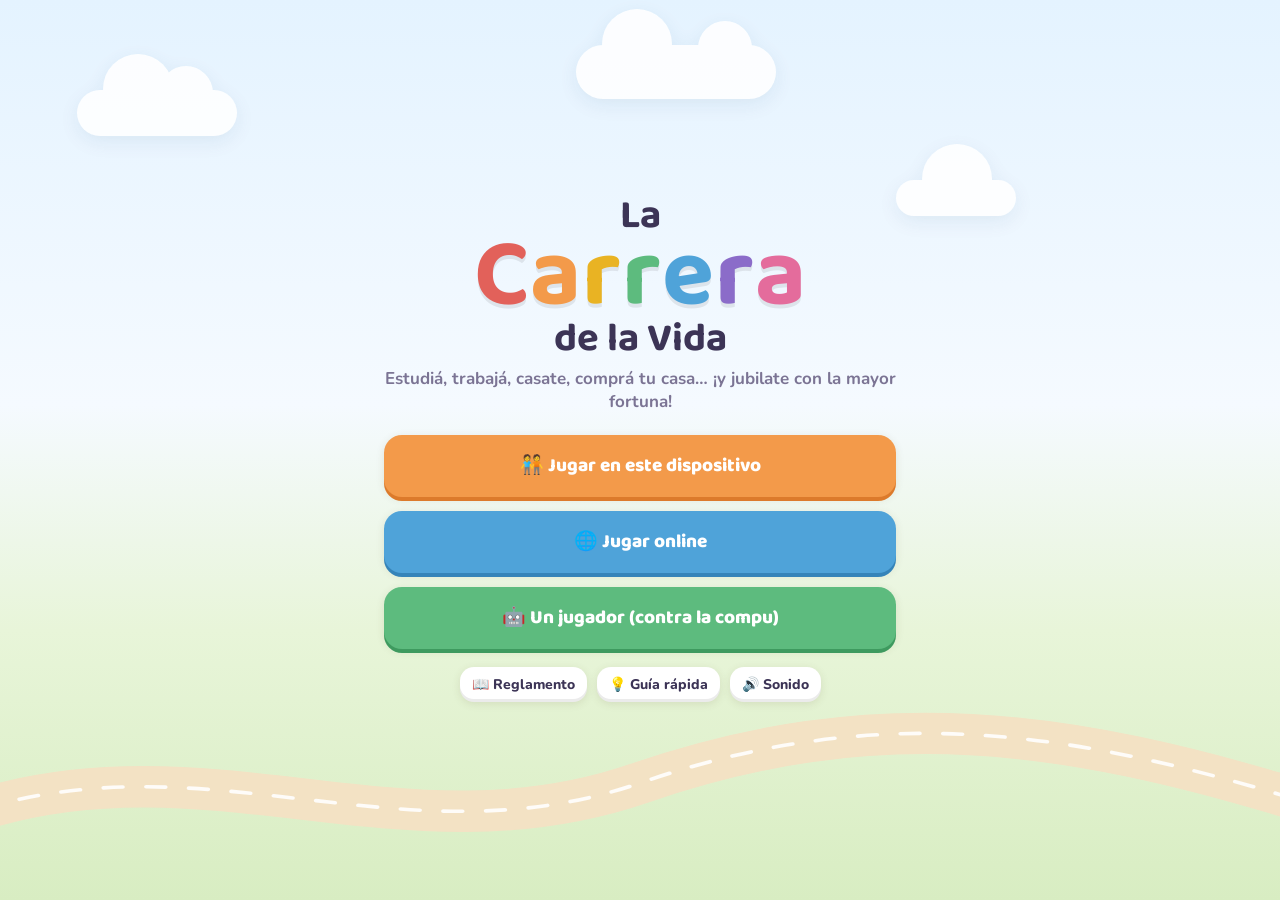
<file: index.html>
<!doctype html>
<html lang="es-AR">
<head>
  <meta charset="utf-8">
  <meta name="viewport" content="width=device-width, initial-scale=1, maximum-scale=1, user-scalable=no, viewport-fit=cover">
  <meta name="theme-color" content="#FFF4E2">
  <title>La Carrera de la Vida</title>
  <meta name="description" content="Juego de mesa de la carrera de la vida para jugar en la tablet, contra la compu u online.">
  <link rel="icon" href="img/icono.svg" type="image/svg+xml">
  <link rel="preconnect" href="https://fonts.googleapis.com">
  <link rel="preconnect" href="https://fonts.gstatic.com" crossorigin>
  <link href="https://fonts.googleapis.com/css2?family=Baloo+2:wght@500;700;800&family=Nunito:wght@500;700;800&display=swap" rel="stylesheet">
  <link rel="stylesheet" href="css/estilos.css">
</head>
<body>
  <div id="app">

    <!-- ============ INICIO ============ -->
    <section id="p-inicio" class="pantalla activa">
      <div class="inicio-fondo" aria-hidden="true">
        <div class="nube n1"></div><div class="nube n2"></div><div class="nube n3"></div>
        <svg class="inicio-ruta" viewBox="0 0 1200 260" preserveAspectRatio="none">
          <path d="M-20 200 C 200 120 380 260 600 170 S 1000 110 1220 190" fill="none" stroke="#F3E2C4" stroke-width="46" stroke-linecap="round"/>
          <path d="M-20 200 C 200 120 380 260 600 170 S 1000 110 1220 190" fill="none" stroke="#fff" stroke-width="4" stroke-dasharray="18 22" stroke-linecap="round" opacity=".9"/>
        </svg>
        <div class="inicio-auto">🚗</div>
      </div>
      <div class="inicio-caja">
        <h1 class="logo">
          <span class="l1">La</span>
          <span class="l2"><b style="--c:#E2615A">C</b><b style="--c:#F39A4A">a</b><b style="--c:#E9B323">r</b><b style="--c:#5DBB7E">r</b><b style="--c:#4FA3D9">e</b><b style="--c:#8B6CC9">r</b><b style="--c:#E46C9C">a</b></span>
          <span class="l3">de la Vida</span>
        </h1>
        <p class="lema">Estudiá, trabajá, casate, comprá tu casa… ¡y jubilate con la mayor fortuna!</p>
        <div class="menu-inicio">
          <button class="btn grande b-naranja" data-ir="local">🧑‍🤝‍🧑 Jugar en este dispositivo</button>
          <button class="btn grande b-azul" data-ir="online">🌐 Jugar online</button>
          <button class="btn grande b-verde" data-ir="solo">🤖 Un jugador (contra la compu)</button>
          <button class="btn grande b-violeta oculto" id="btn-continuar">⏯️ Continuar partida guardada</button>
        </div>
        <div class="menu-sec">
          <button class="btn chico" data-accion="reglamento">📖 Reglamento</button>
          <button class="btn chico" data-accion="guia">💡 Guía rápida</button>
          <button class="btn chico" data-accion="sonido" id="btn-sonido-inicio">🔊 Sonido</button>
        </div>
      </div>
    </section>

    <!-- ============ CONFIGURAR PARTIDA LOCAL ============ -->
    <section id="p-config" class="pantalla">
      <div class="hoja">
        <button class="volver" data-ir="inicio">← Volver</button>
        <h2 id="config-titulo">Armá la partida</h2>
        <p class="ayuda-txt" id="config-ayuda">De 2 a 6 jugadores. Cada uno elige nombre y color de auto. Pueden sumar a la compu.</p>
        <div id="config-jugadores" class="config-jugadores"></div>
        <div class="fila-botones">
          <button class="btn b-blanco" id="btn-agregar">＋ Agregar jugador</button>
          <button class="btn b-blanco" id="btn-agregar-bot">＋ Agregar a la compu</button>
        </div>
        <label class="opcion-check"><input type="checkbox" id="chk-rapido"> Animaciones rápidas</label>
        <button class="btn grande b-naranja" id="btn-empezar">¡Arrancar! 🏁</button>
      </div>
    </section>

    <!-- ============ ONLINE ============ -->
    <section id="p-online" class="pantalla">
      <div class="hoja">
        <button class="volver" data-ir="inicio">← Volver</button>
        <h2>Jugar online</h2>
        <p class="ayuda-txt">Uno crea la sala y le pasa el código al otro. Cada uno juega desde su casa, en su compu o tablet.</p>
        <div class="campo">
          <label for="online-nombre">Tu nombre</label>
          <input id="online-nombre" maxlength="14" placeholder="Ej.: Sofi" autocomplete="off">
        </div>
        <div class="campo">
          <label>Tu color de auto</label>
          <div class="selector-colores" id="online-colores"></div>
        </div>
        <div class="online-opciones">
          <div class="tarjeta-op">
            <h3>Crear sala</h3>
            <p>Sos quien arma la partida. Tu navegador hace de "anfitrión", así que dejalo abierto mientras juegan.</p>
            <button class="btn b-naranja" id="btn-crear-sala">Crear sala</button>
          </div>
          <div class="tarjeta-op">
            <h3>Unirme a una sala</h3>
            <p>Escribí el código que te pasaron.</p>
            <input id="online-codigo" class="codigo-input" maxlength="5" placeholder="ABCDE" autocomplete="off" autocapitalize="characters">
            <button class="btn b-azul" id="btn-unirme">Unirme</button>
          </div>
        </div>
        <p class="estado-red" id="online-estado"></p>
      </div>
    </section>

    <!-- ============ SALA DE ESPERA ============ -->
    <section id="p-sala" class="pantalla">
      <div class="hoja">
        <button class="volver" id="sala-salir">← Salir de la sala</button>
        <h2>Sala de espera</h2>
        <div class="codigo-sala">
          <span>Código de la sala</span>
          <strong id="sala-codigo">-----</strong>
          <button class="btn chico" id="btn-copiar">📋 Copiar invitación</button>
        </div>
        <p class="ayuda-txt" id="sala-ayuda"></p>
        <ul class="sala-lista" id="sala-lista"></ul>
        <div class="fila-botones" id="sala-host-botones">
          <button class="btn b-blanco" id="sala-bot">＋ Sumar a la compu</button>
          <label class="opcion-check"><input type="checkbox" id="sala-rapido"> Animaciones rápidas</label>
        </div>
        <button class="btn grande b-naranja" id="sala-empezar">¡Arrancar partida! 🏁</button>
        <p class="estado-red" id="sala-estado"></p>
      </div>
    </section>

    <!-- ============ JUEGO ============ -->
    <section id="p-juego" class="pantalla">
      <header class="barra">
        <div class="barra-logo">La <b>Carrera</b> de la Vida</div>
        <div class="barra-turno" id="barra-turno"></div>
        <div class="barra-botones">
          <span class="red-indicador oculto" id="red-indicador" title="Conexión"></span>
          <button class="ico" data-accion="guia" title="Guía rápida">💡</button>
          <button class="ico" data-accion="reglamento" title="Reglamento">📖</button>
          <button class="ico" data-accion="sonido" id="btn-sonido" title="Sonido">🔊</button>
          <button class="ico" data-accion="menu" title="Menú">☰</button>
        </div>
      </header>
      <main class="juego">
        <div class="tablero-vp" id="tablero-vp">
          <div class="tablero-mundo" id="tablero-mundo"></div>
          <div class="zoom-botones">
            <button class="ico" id="z-mas" title="Acercar">＋</button>
            <button class="ico" id="z-menos" title="Alejar">－</button>
            <button class="ico" id="z-todo" title="Ver todo el tablero">🗺️</button>
            <button class="ico" id="z-seguir" title="Seguir al auto del turno">🎯</button>
          </div>
          <div class="cartel-casilla" id="cartel-casilla"></div>
        </div>
        <aside class="panel">
          <div class="panel-arriba">
            <div class="ruleta-caja"><div id="ruleta"></div></div>
            <div class="acciones" id="acciones"></div>
          </div>
          <div class="jugadores" id="jugadores"></div>
          <details class="historial" id="historial">
            <summary>📜 Lo que pasó</summary>
            <ol id="historial-lista"></ol>
          </details>
        </aside>
      </main>
    </section>
  </div>

  <div id="modal" class="modal-capa" aria-hidden="true"></div>
  <div id="avisos" class="avisos" aria-live="polite"></div>
  <div id="banner" class="banner"></div>
  <canvas id="confeti"></canvas>

  <script src="js/vendor/peerjs.min.js"></script>
  <script src="js/datos.js"></script>
  <script src="js/motor.js"></script>
  <script src="js/bot.js"></script>
  <script src="js/sonido.js"></script>
  <script src="js/ruleta.js"></script>
  <script src="js/tablero.js"></script>
  <script src="js/ayuda.js"></script>
  <script src="js/interfaz.js"></script>
  <script src="js/red.js"></script>
  <script src="js/app.js"></script>
</body>
</html>
</file>
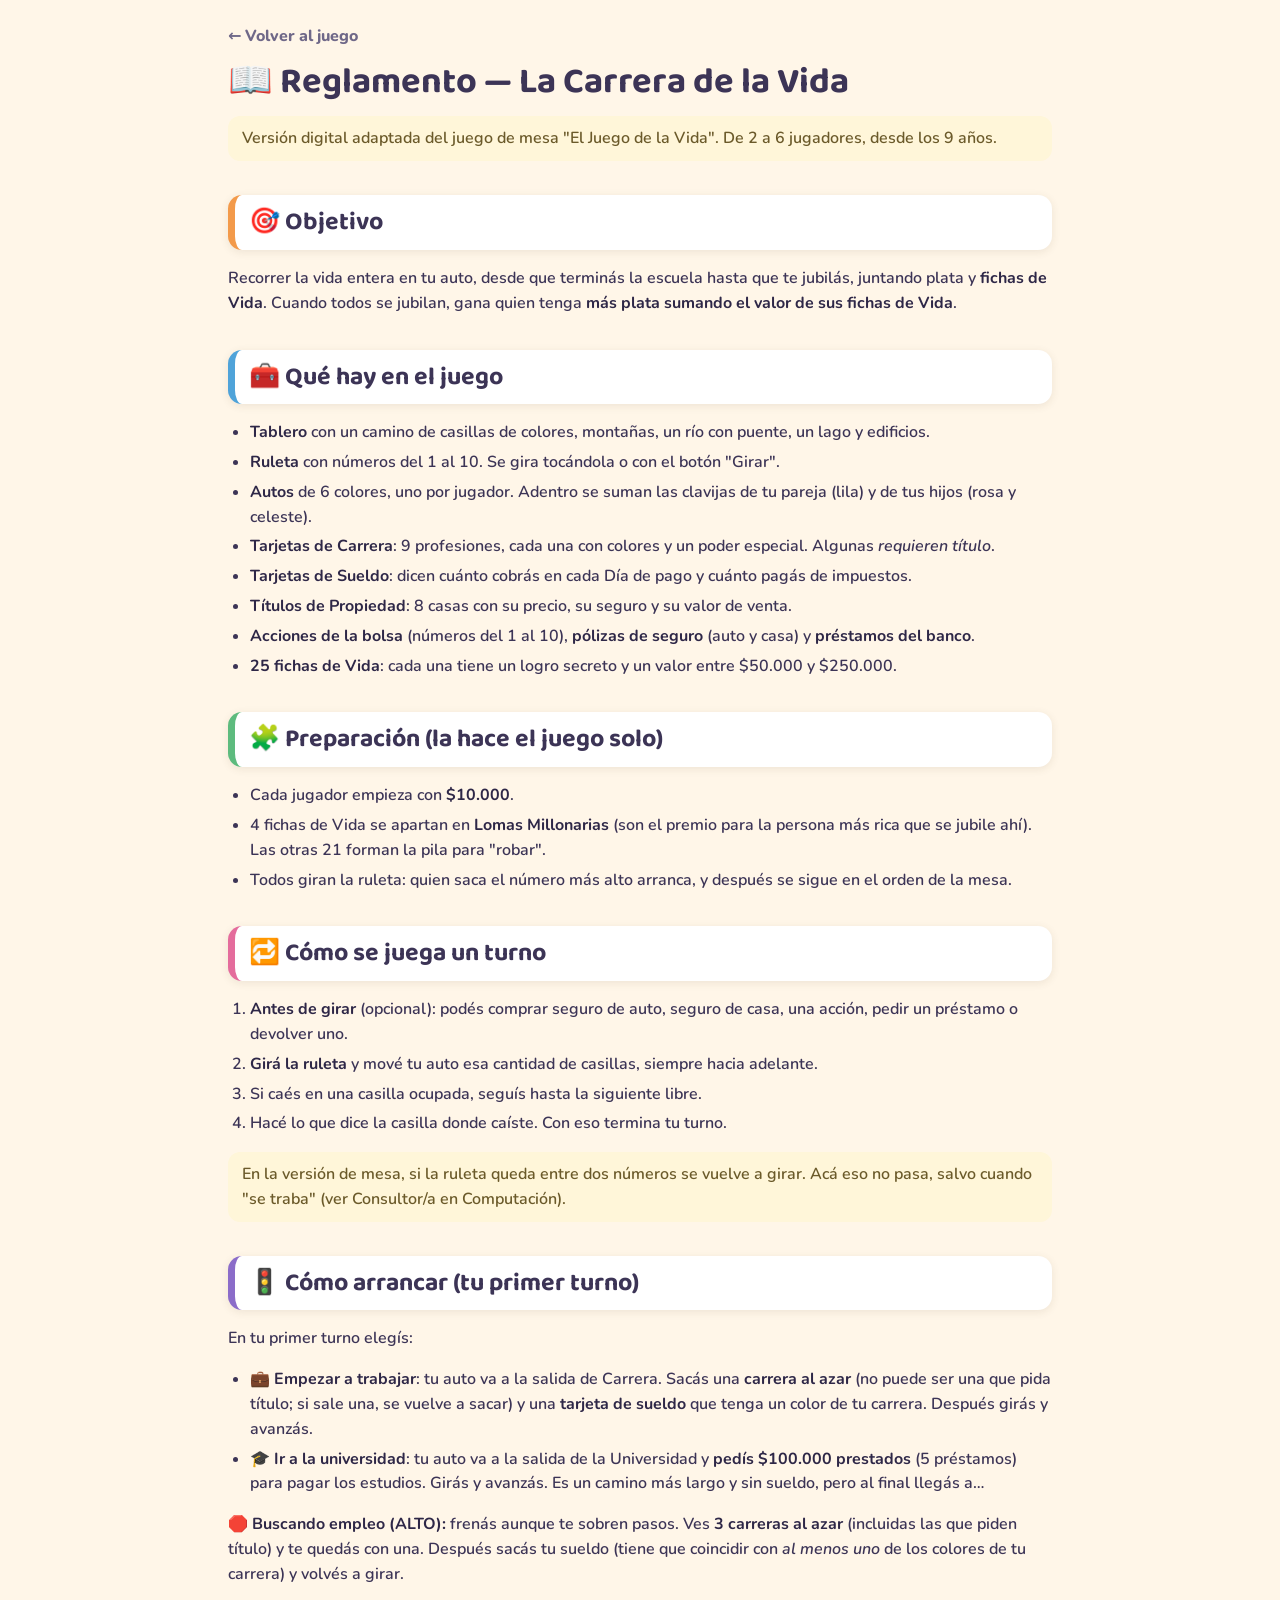
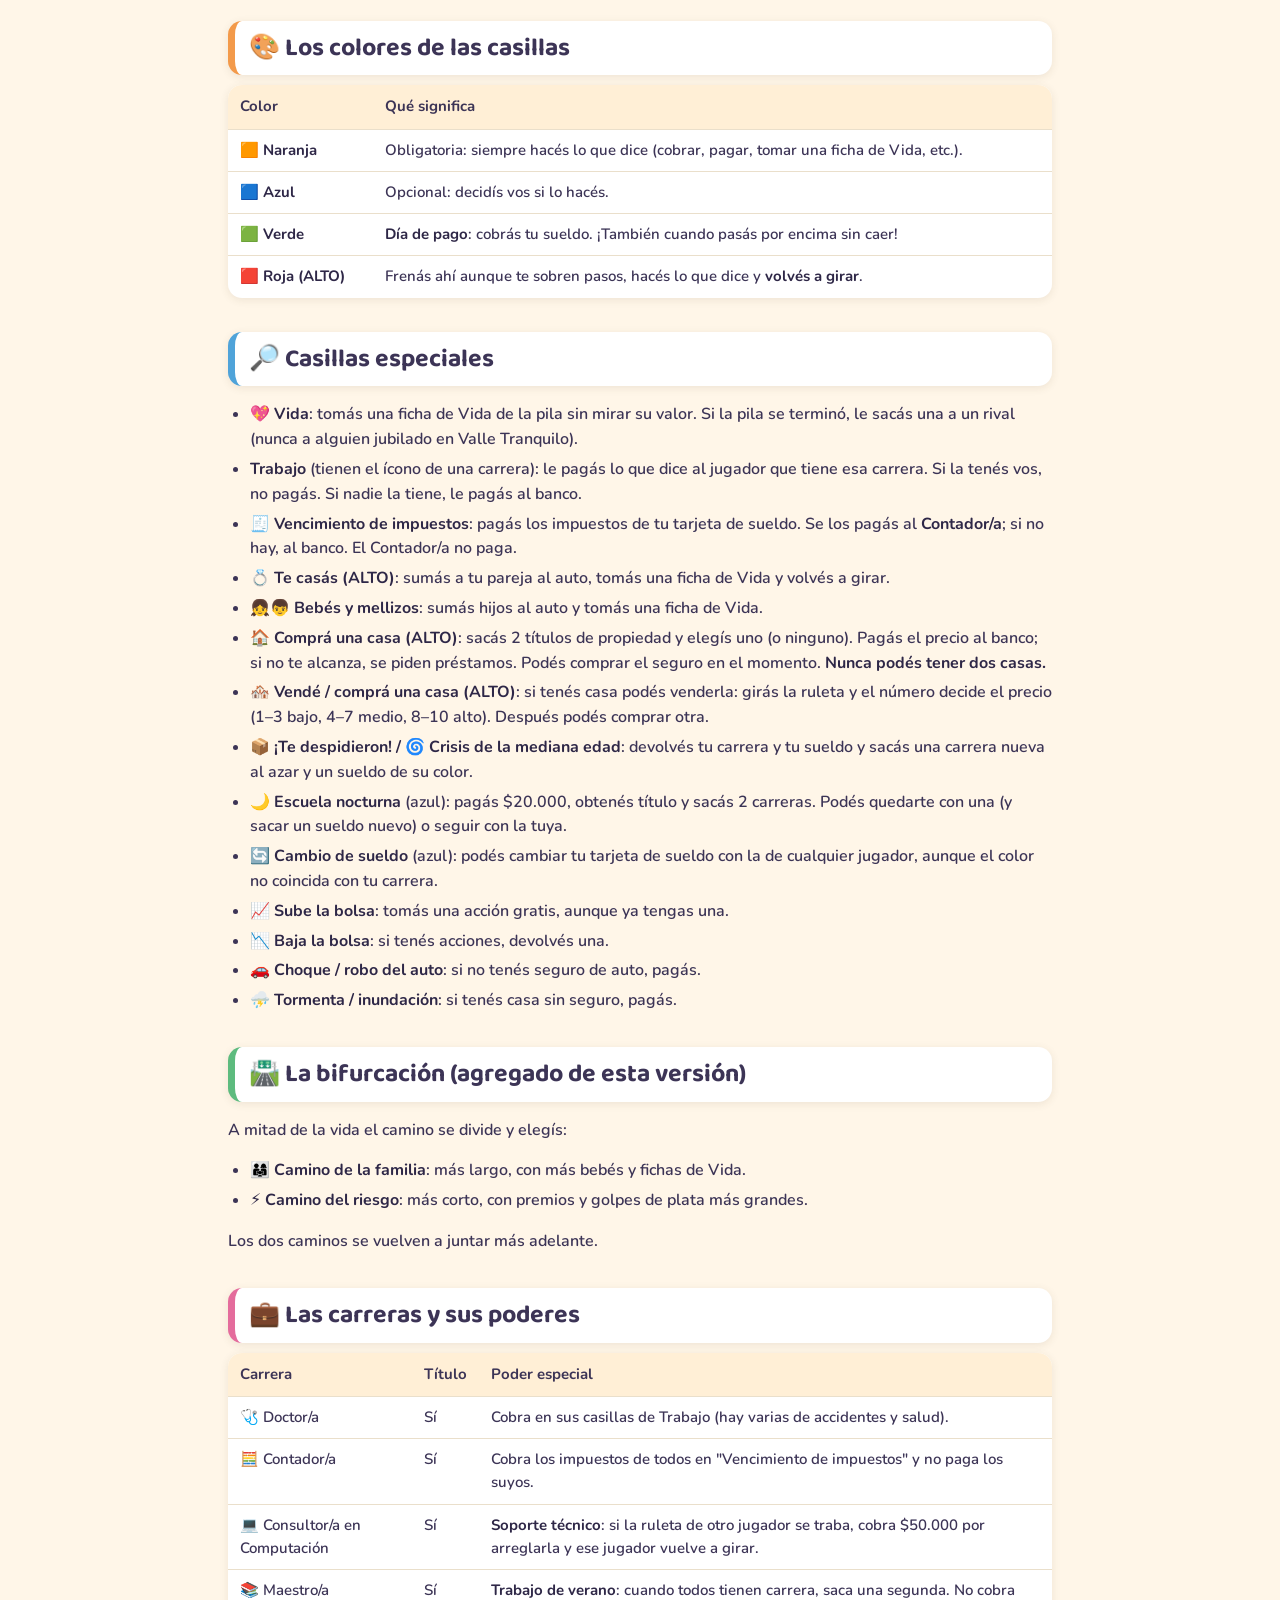
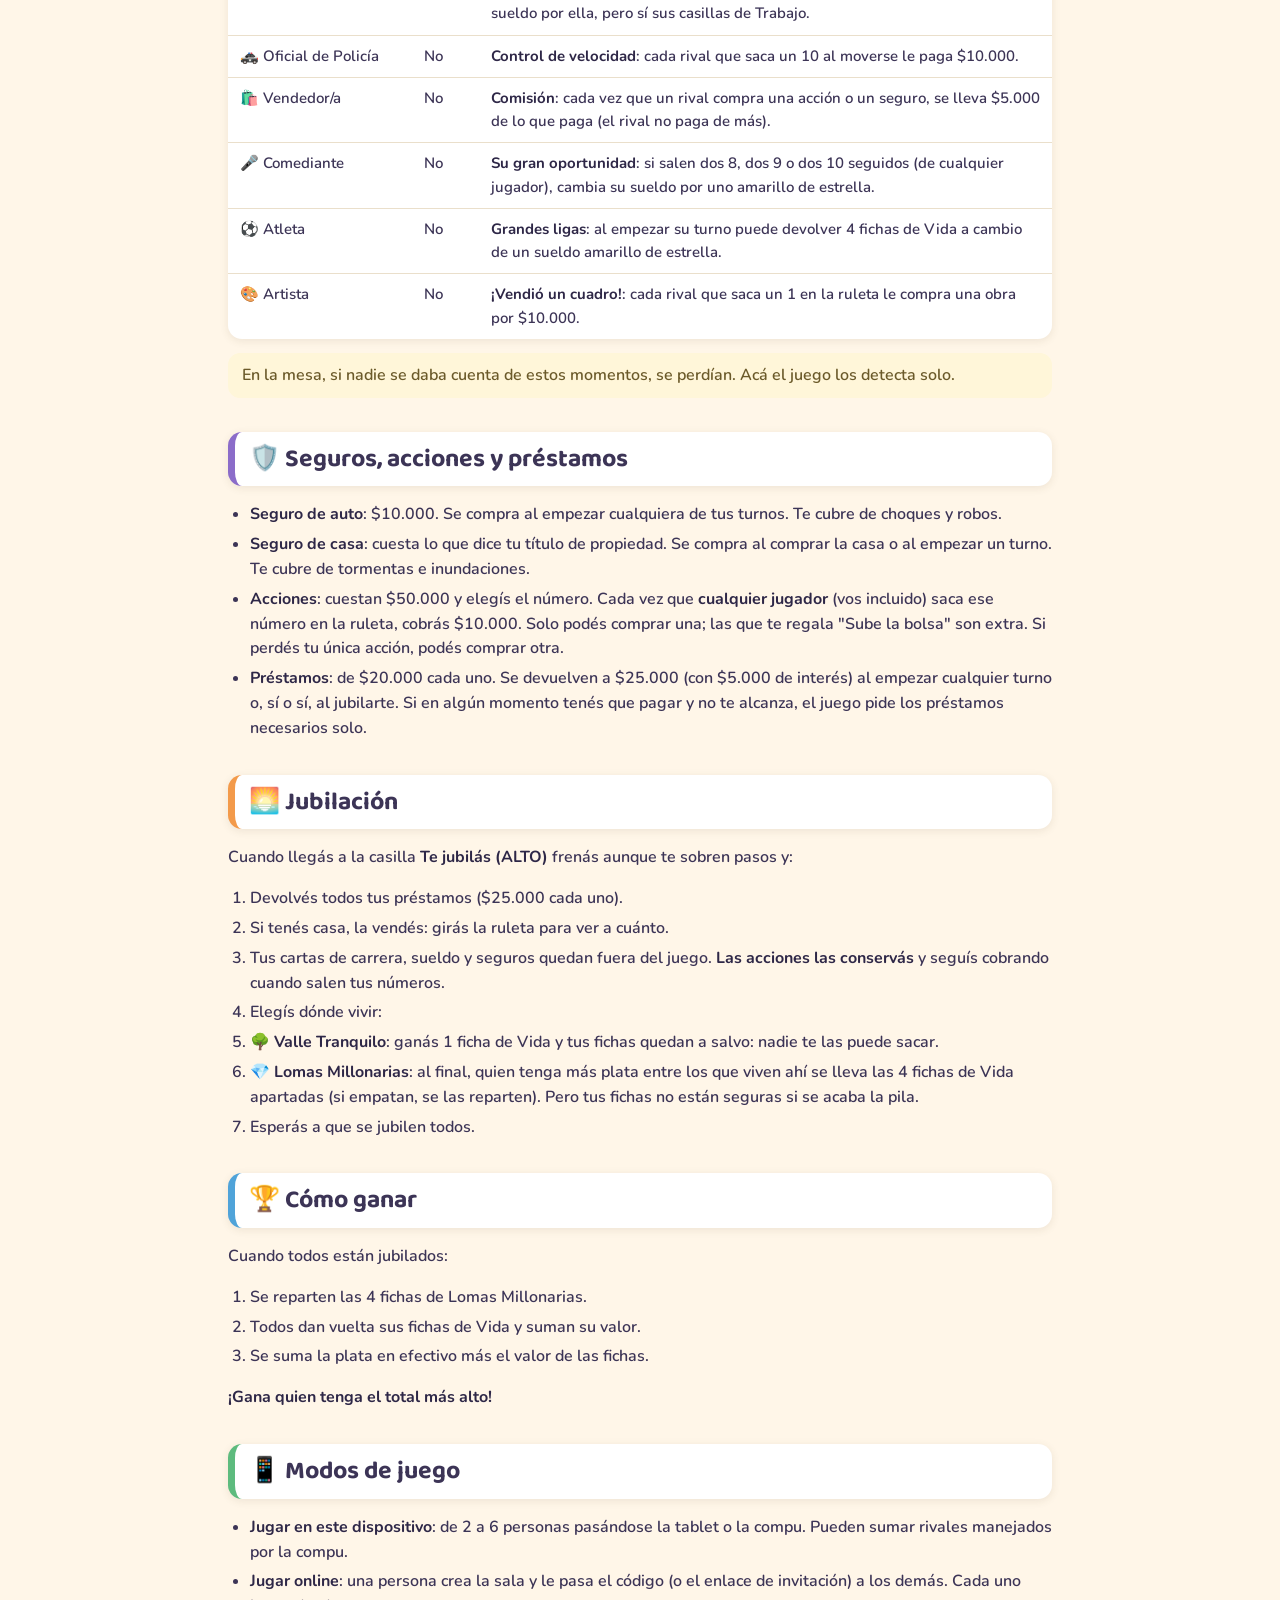
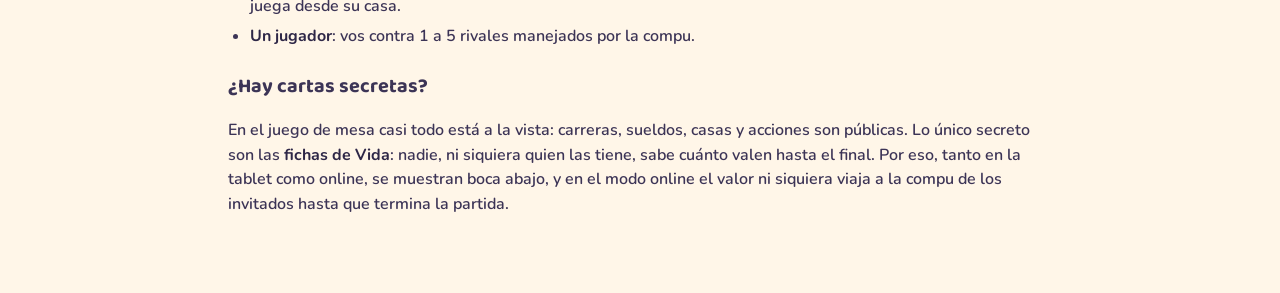
<file: reglamento.html>
<!doctype html>
<html lang="es-AR">
<head>
<meta charset="utf-8">
<meta name="viewport" content="width=device-width, initial-scale=1">
<title>Reglamento — La Carrera de la Vida</title>
<link rel="icon" href="img/icono.svg" type="image/svg+xml">
<link href="https://fonts.googleapis.com/css2?family=Baloo+2:wght@700;800&family=Nunito:wght@500;700;800&display=swap" rel="stylesheet">
<style>
  :root { --tinta:#3C3456; --suave:#6F6888; --crema:#FFF6E8; --linea:#EADFCB; }
  * { box-sizing: border-box; }
  body { margin: 0; background: var(--crema); color: var(--tinta); font-family: 'Nunito', system-ui, sans-serif; font-weight: 600; line-height: 1.55; }
  main { max-width: 860px; margin: 0 auto; padding: 24px 18px 60px; }
  h1 { font-family: 'Baloo 2', 'Nunito', sans-serif; font-size: 36px; line-height: 1.1; margin: 10px 0 8px; }
  h2 { font-family: 'Baloo 2', 'Nunito', sans-serif; font-size: 25px; margin: 34px 0 10px; padding: 8px 14px; border-radius: 14px; background: #fff; box-shadow: 0 2px 8px rgba(92,70,40,.10); border-left: 7px solid #F39A4A; }
  h2:nth-of-type(5n+2) { border-color: #4FA3D9; } h2:nth-of-type(5n+3) { border-color: #5DBB7E; }
  h2:nth-of-type(5n+4) { border-color: #E46C9C; } h2:nth-of-type(5n+5) { border-color: #8B6CC9; }
  h3 { font-family: 'Baloo 2', 'Nunito', sans-serif; font-size: 20px; margin: 22px 0 6px; }
  p, li { color: var(--tinta); }
  strong { color: #2E2747; }
  ul, ol { padding-left: 22px; }
  li { margin: 5px 0; }
  blockquote { margin: 14px 0; padding: 10px 14px; background: #FFF6D9; border-radius: 12px; color: #6B5A2A; border: 0; }
  blockquote p { margin: 0; color: #6B5A2A; }
  table { width: 100%; border-collapse: separate; border-spacing: 0; background: #fff; border-radius: 14px; overflow: hidden; box-shadow: 0 2px 8px rgba(92,70,40,.10); margin: 10px 0; font-size: 15px; }
  th { background: #FFEFD6; text-align: left; padding: 10px 12px; }
  td { padding: 9px 12px; border-top: 1px solid var(--linea); vertical-align: top; }
  .volver { display: inline-block; margin-bottom: 4px; color: var(--suave); font-weight: 800; text-decoration: none; }
  @media (max-width: 560px) { h1 { font-size: 28px; } h2 { font-size: 21px; } table { font-size: 13.5px; } td, th { padding: 7px 8px; } }
</style>
</head>
<body>
<main>
<a class="volver" href="index.html" target="_top">← Volver al juego</a>
<h1>📖 Reglamento — La Carrera de la Vida</h1>
<blockquote>
<p>Versión digital adaptada del juego de mesa "El Juego de la Vida". De 2 a 6 jugadores, desde los 9 años.</p>
</blockquote>
<h2>🎯 Objetivo</h2>
<p>Recorrer la vida entera en tu auto, desde que terminás la escuela hasta que te jubilás, juntando plata y <strong>fichas de Vida</strong>. Cuando todos se jubilan, gana quien tenga <strong>más plata sumando el valor de sus fichas de Vida</strong>.</p>
<h2>🧰 Qué hay en el juego</h2>
<ul>
<li><strong>Tablero</strong> con un camino de casillas de colores, montañas, un río con puente, un lago y edificios.</li>
<li><strong>Ruleta</strong> con números del 1 al 10. Se gira tocándola o con el botón "Girar".</li>
<li><strong>Autos</strong> de 6 colores, uno por jugador. Adentro se suman las clavijas de tu pareja (lila) y de tus hijos (rosa y celeste).</li>
<li><strong>Tarjetas de Carrera</strong>: 9 profesiones, cada una con colores y un poder especial. Algunas <em>requieren título</em>.</li>
<li><strong>Tarjetas de Sueldo</strong>: dicen cuánto cobrás en cada Día de pago y cuánto pagás de impuestos.</li>
<li><strong>Títulos de Propiedad</strong>: 8 casas con su precio, su seguro y su valor de venta.</li>
<li><strong>Acciones de la bolsa</strong> (números del 1 al 10), <strong>pólizas de seguro</strong> (auto y casa) y <strong>préstamos del banco</strong>.</li>
<li><strong>25 fichas de Vida</strong>: cada una tiene un logro secreto y un valor entre $50.000 y $250.000.</li>
</ul>
<h2>🧩 Preparación (la hace el juego solo)</h2>
<ul>
<li>Cada jugador empieza con <strong>$10.000</strong>.</li>
<li>4 fichas de Vida se apartan en <strong>Lomas Millonarias</strong> (son el premio para la persona más rica que se jubile ahí). Las otras 21 forman la pila para "robar".</li>
<li>Todos giran la ruleta: quien saca el número más alto arranca, y después se sigue en el orden de la mesa.</li>
</ul>
<h2>🔁 Cómo se juega un turno</h2>
<ol>
<li><strong>Antes de girar</strong> (opcional): podés comprar seguro de auto, seguro de casa, una acción, pedir un préstamo o devolver uno.</li>
<li><strong>Girá la ruleta</strong> y mové tu auto esa cantidad de casillas, siempre hacia adelante.</li>
<li>Si caés en una casilla ocupada, seguís hasta la siguiente libre.</li>
<li>Hacé lo que dice la casilla donde caíste. Con eso termina tu turno.</li>
</ol>
<blockquote>
<p>En la versión de mesa, si la ruleta queda entre dos números se vuelve a girar. Acá eso no pasa, salvo cuando "se traba" (ver Consultor/a en Computación).</p>
</blockquote>
<h2>🚦 Cómo arrancar (tu primer turno)</h2>
<p>En tu primer turno elegís:</p>
<ul>
<li><strong>💼 Empezar a trabajar</strong>: tu auto va a la salida de Carrera. Sacás una <strong>carrera al azar</strong> (no puede ser una que pida título; si sale una, se vuelve a sacar) y una <strong>tarjeta de sueldo</strong> que tenga un color de tu carrera. Después girás y avanzás.</li>
<li><strong>🎓 Ir a la universidad</strong>: tu auto va a la salida de la Universidad y <strong>pedís $100.000 prestados</strong> (5 préstamos) para pagar los estudios. Girás y avanzás. Es un camino más largo y sin sueldo, pero al final llegás a…</li>
</ul>
<p><strong>🛑 Buscando empleo (ALTO):</strong> frenás aunque te sobren pasos. Ves <strong>3 carreras al azar</strong> (incluidas las que piden título) y te quedás con una. Después sacás tu sueldo (tiene que coincidir con <em>al menos uno</em> de los colores de tu carrera) y volvés a girar.</p>
<h2>🎨 Los colores de las casillas</h2>
<table>
<thead>
<tr>
<th>Color</th>
<th>Qué significa</th>
</tr>
</thead>
<tbody>
<tr>
<td>🟧 <strong>Naranja</strong></td>
<td>Obligatoria: siempre hacés lo que dice (cobrar, pagar, tomar una ficha de Vida, etc.).</td>
</tr>
<tr>
<td>🟦 <strong>Azul</strong></td>
<td>Opcional: decidís vos si lo hacés.</td>
</tr>
<tr>
<td>🟩 <strong>Verde</strong></td>
<td><strong>Día de pago</strong>: cobrás tu sueldo. ¡También cuando pasás por encima sin caer!</td>
</tr>
<tr>
<td>🟥 <strong>Roja (ALTO)</strong></td>
<td>Frenás ahí aunque te sobren pasos, hacés lo que dice y <strong>volvés a girar</strong>.</td>
</tr>
</tbody>
</table>
<h2>🔎 Casillas especiales</h2>
<ul>
<li><strong>💖 Vida</strong>: tomás una ficha de Vida de la pila sin mirar su valor. Si la pila se terminó, le sacás una a un rival (nunca a alguien jubilado en Valle Tranquilo).</li>
<li><strong>Trabajo</strong> (tienen el ícono de una carrera): le pagás lo que dice al jugador que tiene esa carrera. Si la tenés vos, no pagás. Si nadie la tiene, le pagás al banco.</li>
<li><strong>🧾 Vencimiento de impuestos</strong>: pagás los impuestos de tu tarjeta de sueldo. Se los pagás al <strong>Contador/a</strong>; si no hay, al banco. El Contador/a no paga.</li>
<li><strong>💍 Te casás (ALTO)</strong>: sumás a tu pareja al auto, tomás una ficha de Vida y volvés a girar.</li>
<li><strong>👧👦 Bebés y mellizos</strong>: sumás hijos al auto y tomás una ficha de Vida.</li>
<li><strong>🏠 Comprá una casa (ALTO)</strong>: sacás 2 títulos de propiedad y elegís uno (o ninguno). Pagás el precio al banco; si no te alcanza, se piden préstamos. Podés comprar el seguro en el momento. <strong>Nunca podés tener dos casas.</strong></li>
<li><strong>🏘️ Vendé / comprá una casa (ALTO)</strong>: si tenés casa podés venderla: girás la ruleta y el número decide el precio (1–3 bajo, 4–7 medio, 8–10 alto). Después podés comprar otra.</li>
<li><strong>📦 ¡Te despidieron! / 🌀 Crisis de la mediana edad</strong>: devolvés tu carrera y tu sueldo y sacás una carrera nueva al azar y un sueldo de su color.</li>
<li><strong>🌙 Escuela nocturna</strong> (azul): pagás $20.000, obtenés título y sacás 2 carreras. Podés quedarte con una (y sacar un sueldo nuevo) o seguir con la tuya.</li>
<li><strong>🔄 Cambio de sueldo</strong> (azul): podés cambiar tu tarjeta de sueldo con la de cualquier jugador, aunque el color no coincida con tu carrera.</li>
<li><strong>📈 Sube la bolsa</strong>: tomás una acción gratis, aunque ya tengas una.</li>
<li><strong>📉 Baja la bolsa</strong>: si tenés acciones, devolvés una.</li>
<li><strong>🚗 Choque / robo del auto</strong>: si no tenés seguro de auto, pagás.</li>
<li><strong>⛈️ Tormenta / inundación</strong>: si tenés casa sin seguro, pagás.</li>
</ul>
<h2>🛣️ La bifurcación (agregado de esta versión)</h2>
<p>A mitad de la vida el camino se divide y elegís:</p>
<ul>
<li><strong>👨‍👩‍👧 Camino de la familia</strong>: más largo, con más bebés y fichas de Vida.</li>
<li><strong>⚡ Camino del riesgo</strong>: más corto, con premios y golpes de plata más grandes.</li>
</ul>
<p>Los dos caminos se vuelven a juntar más adelante.</p>
<h2>💼 Las carreras y sus poderes</h2>
<table>
<thead>
<tr>
<th>Carrera</th>
<th>Título</th>
<th>Poder especial</th>
</tr>
</thead>
<tbody>
<tr>
<td>🩺 Doctor/a</td>
<td>Sí</td>
<td>Cobra en sus casillas de Trabajo (hay varias de accidentes y salud).</td>
</tr>
<tr>
<td>🧮 Contador/a</td>
<td>Sí</td>
<td>Cobra los impuestos de todos en "Vencimiento de impuestos" y no paga los suyos.</td>
</tr>
<tr>
<td>💻 Consultor/a en Computación</td>
<td>Sí</td>
<td><strong>Soporte técnico</strong>: si la ruleta de otro jugador se traba, cobra $50.000 por arreglarla y ese jugador vuelve a girar.</td>
</tr>
<tr>
<td>📚 Maestro/a</td>
<td>Sí</td>
<td><strong>Trabajo de verano</strong>: cuando todos tienen carrera, saca una segunda. No cobra sueldo por ella, pero sí sus casillas de Trabajo.</td>
</tr>
<tr>
<td>🚓 Oficial de Policía</td>
<td>No</td>
<td><strong>Control de velocidad</strong>: cada rival que saca un 10 al moverse le paga $10.000.</td>
</tr>
<tr>
<td>🛍️ Vendedor/a</td>
<td>No</td>
<td><strong>Comisión</strong>: cada vez que un rival compra una acción o un seguro, se lleva $5.000 de lo que paga (el rival no paga de más).</td>
</tr>
<tr>
<td>🎤 Comediante</td>
<td>No</td>
<td><strong>Su gran oportunidad</strong>: si salen dos 8, dos 9 o dos 10 seguidos (de cualquier jugador), cambia su sueldo por uno amarillo de estrella.</td>
</tr>
<tr>
<td>⚽ Atleta</td>
<td>No</td>
<td><strong>Grandes ligas</strong>: al empezar su turno puede devolver 4 fichas de Vida a cambio de un sueldo amarillo de estrella.</td>
</tr>
<tr>
<td>🎨 Artista</td>
<td>No</td>
<td><strong>¡Vendió un cuadro!</strong>: cada rival que saca un 1 en la ruleta le compra una obra por $10.000.</td>
</tr>
</tbody>
</table>
<blockquote>
<p>En la mesa, si nadie se daba cuenta de estos momentos, se perdían. Acá el juego los detecta solo.</p>
</blockquote>
<h2>🛡️ Seguros, acciones y préstamos</h2>
<ul>
<li><strong>Seguro de auto</strong>: $10.000. Se compra al empezar cualquiera de tus turnos. Te cubre de choques y robos.</li>
<li><strong>Seguro de casa</strong>: cuesta lo que dice tu título de propiedad. Se compra al comprar la casa o al empezar un turno. Te cubre de tormentas e inundaciones.</li>
<li><strong>Acciones</strong>: cuestan $50.000 y elegís el número. Cada vez que <strong>cualquier jugador</strong> (vos incluido) saca ese número en la ruleta, cobrás $10.000. Solo podés comprar una; las que te regala "Sube la bolsa" son extra. Si perdés tu única acción, podés comprar otra.</li>
<li><strong>Préstamos</strong>: de $20.000 cada uno. Se devuelven a $25.000 (con $5.000 de interés) al empezar cualquier turno o, sí o sí, al jubilarte. Si en algún momento tenés que pagar y no te alcanza, el juego pide los préstamos necesarios solo.</li>
</ul>
<h2>🌅 Jubilación</h2>
<p>Cuando llegás a la casilla <strong>Te jubilás (ALTO)</strong> frenás aunque te sobren pasos y:</p>
<ol>
<li>Devolvés todos tus préstamos ($25.000 cada uno).</li>
<li>Si tenés casa, la vendés: girás la ruleta para ver a cuánto.</li>
<li>Tus cartas de carrera, sueldo y seguros quedan fuera del juego. <strong>Las acciones las conservás</strong> y seguís cobrando cuando salen tus números.</li>
<li>Elegís dónde vivir:</li>
<li><strong>🌳 Valle Tranquilo</strong>: ganás 1 ficha de Vida y tus fichas quedan a salvo: nadie te las puede sacar.</li>
<li><strong>💎 Lomas Millonarias</strong>: al final, quien tenga más plata entre los que viven ahí se lleva las 4 fichas de Vida apartadas (si empatan, se las reparten). Pero tus fichas no están seguras si se acaba la pila.</li>
<li>Esperás a que se jubilen todos.</li>
</ol>
<h2>🏆 Cómo ganar</h2>
<p>Cuando todos están jubilados:</p>
<ol>
<li>Se reparten las 4 fichas de Lomas Millonarias.</li>
<li>Todos dan vuelta sus fichas de Vida y suman su valor.</li>
<li>Se suma la plata en efectivo más el valor de las fichas.</li>
</ol>
<p><strong>¡Gana quien tenga el total más alto!</strong></p>
<h2>📱 Modos de juego</h2>
<ul>
<li><strong>Jugar en este dispositivo</strong>: de 2 a 6 personas pasándose la tablet o la compu. Pueden sumar rivales manejados por la compu.</li>
<li><strong>Jugar online</strong>: una persona crea la sala y le pasa el código (o el enlace de invitación) a los demás. Cada uno juega desde su casa.</li>
<li><strong>Un jugador</strong>: vos contra 1 a 5 rivales manejados por la compu.</li>
</ul>
<h3>¿Hay cartas secretas?</h3>
<p>En el juego de mesa casi todo está a la vista: carreras, sueldos, casas y acciones son públicas. Lo único secreto son las <strong>fichas de Vida</strong>: nadie, ni siquiera quien las tiene, sabe cuánto valen hasta el final. Por eso, tanto en la tablet como online, se muestran boca abajo, y en el modo online el valor ni siquiera viaja a la compu de los invitados hasta que termina la partida.</p>
</main>
<script>if (window.self !== window.top) { var v = document.querySelector('.volver'); if (v) v.style.display = 'none'; }</script>
</body>
</html>
</file>
<file: css/estilos.css>
/* ================= La Carrera de la Vida ================= */
:root {
  --crema: #FFF6E8;
  --crema2: #FFEFD6;
  --blanco: #FFFFFF;
  --tinta: #3C3456;
  --suave: #7B7494;
  --linea: #EADFCB;
  --naranja: #F39A4A;
  --naranja-o: #DC7A2B;
  --azul: #4FA3D9;
  --azul-o: #3584B9;
  --verde: #5DBB7E;
  --verde-o: #3E9A5F;
  --rojo: #E2615A;
  --rojo-o: #C24740;
  --violeta: #8B6CC9;
  --violeta-o: #6E50AE;
  --rosa: #E46C9C;
  --amarillo: #F2C230;
  --sombra: 0 6px 18px rgba(92, 70, 40, .14);
  --sombra-chica: 0 2px 8px rgba(92, 70, 40, .12);
  --radio: 18px;
  --fuente-tit: 'Baloo 2', 'Nunito', system-ui, sans-serif;
  --fuente: 'Nunito', system-ui, -apple-system, 'Segoe UI', Roboto, sans-serif;
}
* { box-sizing: border-box; -webkit-tap-highlight-color: transparent; }
html, body { margin: 0; height: 100%; background: var(--crema); color: var(--tinta); font-family: var(--fuente); overflow: hidden; }
body { overscroll-behavior: none; }
button { font-family: inherit; color: inherit; }
.oculto { display: none !important; }

/* ---------- Pantallas ---------- */
.pantalla { position: fixed; inset: 0; display: none; opacity: 0; transition: opacity .35s ease; }
.pantalla.activa { display: flex; opacity: 1; animation: aparecer .4s ease; }
@keyframes aparecer { from { opacity: 0; transform: translateY(8px); } to { opacity: 1; transform: none; } }

/* ---------- Botones ---------- */
.btn {
  border: 0; border-radius: 14px; padding: 12px 18px; font-weight: 800; font-size: 16px; cursor: pointer;
  background: var(--blanco); box-shadow: var(--sombra-chica), inset 0 -3px 0 rgba(0,0,0,.08);
  transition: transform .15s ease, box-shadow .15s ease, filter .15s ease; touch-action: manipulation;
}
.btn:hover { transform: translateY(-1px); filter: brightness(1.03); }
.btn:active { transform: translateY(1px) scale(.98); box-shadow: var(--sombra-chica); }
.btn:disabled { opacity: .45; cursor: default; transform: none; }
.btn.grande { font-size: 19px; padding: 16px 22px; border-radius: 18px; font-family: var(--fuente-tit); }
.btn.chico { font-size: 14px; padding: 8px 12px; }
.b-naranja { background: var(--naranja); color: #fff; box-shadow: 0 4px 0 var(--naranja-o), var(--sombra-chica); }
.b-azul { background: var(--azul); color: #fff; box-shadow: 0 4px 0 var(--azul-o), var(--sombra-chica); }
.b-verde { background: var(--verde); color: #fff; box-shadow: 0 4px 0 var(--verde-o), var(--sombra-chica); }
.b-violeta { background: var(--violeta); color: #fff; box-shadow: 0 4px 0 var(--violeta-o), var(--sombra-chica); }
.b-rojo { background: var(--rojo); color: #fff; box-shadow: 0 4px 0 var(--rojo-o), var(--sombra-chica); }
.b-blanco { background: #fff; color: var(--tinta); }
.b-naranja:active, .b-azul:active, .b-verde:active, .b-violeta:active, .b-rojo:active { box-shadow: 0 1px 0 rgba(0,0,0,.15); transform: translateY(3px); }
.ico {
  width: 42px; height: 42px; border-radius: 12px; border: 0; background: #fff; font-size: 20px; cursor: pointer;
  box-shadow: var(--sombra-chica); display: inline-grid; place-items: center; transition: transform .15s;
}
.ico:active { transform: scale(.92); }

/* ---------- Inicio ---------- */
#p-inicio { align-items: center; justify-content: center; background: linear-gradient(180deg, #E4F3FF 0%, #F5FAFF 45%, #E8F5D9 70%, #D8EDC2 100%); }
.inicio-fondo { position: absolute; inset: 0; overflow: hidden; pointer-events: none; }
.inicio-ruta { position: absolute; left: 0; right: 0; bottom: 4%; width: 100%; height: 26%; }
.inicio-auto { position: absolute; bottom: 14%; left: -10%; font-size: 52px; animation: autoInicio 14s linear infinite; transform: scaleX(-1); }
@keyframes autoInicio { 0% { left: -10%; bottom: 13%; } 25% { bottom: 18%; } 50% { bottom: 11%; } 75% { bottom: 17%; } 100% { left: 105%; bottom: 13%; } }
.nube { position: absolute; background: #fff; border-radius: 60px; opacity: .9; filter: drop-shadow(0 6px 10px rgba(80,120,160,.12)); }
.nube::before, .nube::after { content: ''; position: absolute; background: #fff; border-radius: 50%; }
.nube.n1 { width: 160px; height: 46px; top: 10%; left: 6%; animation: nube 40s linear infinite; }
.nube.n2 { width: 120px; height: 36px; top: 20%; left: 70%; animation: nube 52s linear infinite reverse; }
.nube.n3 { width: 200px; height: 54px; top: 5%; left: 45%; animation: nube 60s linear infinite; }
.nube::before { width: 70px; height: 70px; top: -36px; left: 26px; }
.nube::after { width: 54px; height: 54px; top: -24px; right: 24px; }
@keyframes nube { from { transform: translateX(-30px); } 50% { transform: translateX(40px); } to { transform: translateX(-30px); } }
.inicio-caja { position: relative; z-index: 2; text-align: center; padding: 24px; max-width: 560px; width: 100%; }
.logo { margin: 0 0 6px; font-family: var(--fuente-tit); line-height: .9; }
.logo .l1, .logo .l3 { display: block; font-size: clamp(26px, 5vw, 40px); color: var(--tinta); font-weight: 700; }
.logo .l2 { display: block; font-size: clamp(56px, 12vw, 96px); font-weight: 800; letter-spacing: 1px; }
.logo .l2 b { display: inline-block; color: var(--c); text-shadow: 0 4px 0 rgba(0,0,0,.08); animation: saltito 2.4s ease-in-out infinite; }
.logo .l2 b:nth-child(2) { animation-delay: .1s; } .logo .l2 b:nth-child(3) { animation-delay: .2s; }
.logo .l2 b:nth-child(4) { animation-delay: .3s; } .logo .l2 b:nth-child(5) { animation-delay: .4s; }
.logo .l2 b:nth-child(6) { animation-delay: .5s; } .logo .l2 b:nth-child(7) { animation-delay: .6s; }
@keyframes saltito { 0%, 60%, 100% { transform: translateY(0); } 30% { transform: translateY(-8px); } }
.lema { font-size: 17px; color: var(--suave); margin: 10px 0 22px; font-weight: 700; }
.menu-inicio { display: grid; gap: 14px; }
.menu-sec { display: flex; gap: 10px; justify-content: center; margin-top: 18px; flex-wrap: wrap; }

/* ---------- Hojas (config / online) ---------- */
#p-config, #p-online, #p-sala { justify-content: center; overflow-y: auto; background: linear-gradient(180deg, #E9F5FF, #FFF6E8 40%); }
.hoja { width: 100%; max-width: 760px; padding: 24px 18px 48px; margin: auto 0; }
.hoja h2 { font-family: var(--fuente-tit); font-size: 34px; margin: 8px 0 2px; }
.volver { border: 0; background: none; font-weight: 800; color: var(--suave); font-size: 16px; cursor: pointer; padding: 6px 0; }
.ayuda-txt { color: var(--suave); font-weight: 600; margin: 4px 0 18px; }
.config-jugadores { display: grid; gap: 12px; margin-bottom: 14px; }
.config-jug {
  display: grid; grid-template-columns: 54px 1fr auto; gap: 12px; align-items: center; background: #fff;
  border-radius: var(--radio); padding: 12px; box-shadow: var(--sombra-chica); animation: aparecer .3s ease;
}
.config-jug .auto-prev { width: 54px; height: 54px; border-radius: 14px; display: grid; place-items: center; background: var(--crema2); }
.config-jug input[type=text] { width: 100%; font: inherit; font-weight: 800; font-size: 17px; border: 2px solid var(--linea); border-radius: 12px; padding: 8px 10px; background: #FFFCF6; }
.config-jug .tipo { font-size: 13px; color: var(--suave); font-weight: 800; margin-bottom: 4px; }
.config-jug .quitar { border: 0; background: #FCE9E7; color: var(--rojo-o); border-radius: 10px; width: 38px; height: 38px; font-size: 18px; cursor: pointer; }
.selector-colores { display: flex; gap: 8px; flex-wrap: wrap; margin-top: 8px; }
.selector-colores button { width: 32px; height: 32px; border-radius: 50%; border: 3px solid #fff; box-shadow: 0 0 0 2px var(--linea); cursor: pointer; transition: transform .15s; }
.selector-colores button.sel { box-shadow: 0 0 0 3px var(--tinta); transform: scale(1.12); }
.selector-colores button:disabled { opacity: .25; cursor: default; }
.fila-botones { display: flex; gap: 10px; flex-wrap: wrap; margin: 10px 0 16px; align-items: center; }
.opcion-check { display: flex; align-items: center; gap: 8px; font-weight: 700; color: var(--suave); margin: 8px 0 18px; }
.opcion-check input { width: 20px; height: 20px; accent-color: var(--naranja); }
#btn-empezar, #sala-empezar { width: 100%; }
.campo { margin-bottom: 14px; }
.campo label { display: block; font-weight: 800; margin-bottom: 6px; }
.campo input { font: inherit; font-weight: 800; font-size: 18px; border: 2px solid var(--linea); border-radius: 12px; padding: 10px 12px; width: 100%; max-width: 320px; background: #fff; }
.online-opciones { display: grid; grid-template-columns: 1fr 1fr; gap: 14px; margin-top: 10px; }
.tarjeta-op { background: #fff; border-radius: var(--radio); padding: 16px; box-shadow: var(--sombra-chica); display: flex; flex-direction: column; gap: 10px; }
.tarjeta-op h3 { margin: 0; font-family: var(--fuente-tit); font-size: 22px; }
.tarjeta-op p { margin: 0; color: var(--suave); font-weight: 600; flex: 1; }
.codigo-input { font: inherit; font-family: var(--fuente-tit); font-size: 28px; letter-spacing: 8px; text-transform: uppercase; text-align: center; border: 2px dashed var(--azul); border-radius: 12px; padding: 6px; }
.estado-red { font-weight: 800; color: var(--azul-o); min-height: 24px; }
.estado-red.error { color: var(--rojo-o); }
.codigo-sala { background: #fff; border-radius: var(--radio); padding: 16px; box-shadow: var(--sombra-chica); display: flex; align-items: center; gap: 14px; flex-wrap: wrap; margin: 10px 0; }
.codigo-sala span { font-weight: 800; color: var(--suave); }
.codigo-sala strong { font-family: var(--fuente-tit); font-size: 40px; letter-spacing: 8px; color: var(--naranja-o); }
.sala-lista { list-style: none; padding: 0; display: grid; gap: 10px; }
.sala-lista li { background: #fff; border-radius: 14px; padding: 10px 14px; display: flex; align-items: center; gap: 12px; box-shadow: var(--sombra-chica); font-weight: 800; animation: aparecer .3s ease; }
.sala-lista li .punto { width: 22px; height: 22px; border-radius: 50%; border: 3px solid #fff; box-shadow: 0 0 0 2px var(--linea); }
.sala-lista li small { color: var(--suave); font-weight: 700; margin-left: auto; }
.sala-lista li button { border: 0; background: #FCE9E7; color: var(--rojo-o); border-radius: 8px; padding: 4px 8px; cursor: pointer; font-weight: 800; }

/* ---------- Juego ---------- */
#p-juego { flex-direction: column; background: var(--crema); }
.barra { height: 58px; display: flex; align-items: center; gap: 12px; padding: 0 12px; padding-top: env(safe-area-inset-top); background: #fff; box-shadow: 0 2px 10px rgba(92,70,40,.08); z-index: 5; flex-shrink: 0; }
.barra-logo { font-family: var(--fuente-tit); font-size: 20px; white-space: nowrap; }
.barra-logo b { color: var(--naranja); }
.barra-turno { flex: 1; display: flex; justify-content: center; min-width: 0; }
.chip-turno { display: inline-flex; align-items: center; gap: 8px; padding: 6px 14px 6px 6px; border-radius: 999px; background: var(--crema2); font-weight: 800; white-space: nowrap; overflow: hidden; text-overflow: ellipsis; max-width: 100%; animation: aparecer .35s ease; }
.chip-turno .punto { width: 26px; height: 26px; border-radius: 50%; border: 3px solid #fff; flex-shrink: 0; }
.barra-botones { display: flex; gap: 8px; align-items: center; }
.barra-botones .ico { width: 38px; height: 38px; font-size: 18px; }
.red-indicador { width: 12px; height: 12px; border-radius: 50%; background: var(--verde); box-shadow: 0 0 0 3px #E3F5E9; }
.red-indicador.mal { background: var(--rojo); box-shadow: 0 0 0 3px #FCE6E4; animation: latido 1s infinite; }
@keyframes latido { 50% { transform: scale(1.35); } }

.juego { flex: 1; display: grid; grid-template-columns: 1fr 380px; min-height: 0; }
.tablero-vp { position: relative; overflow: hidden; background: #CFE7B6; touch-action: none; cursor: grab; }
.tablero-vp:active { cursor: grabbing; }
.tablero-mundo { position: absolute; left: 0; top: 0; transform-origin: 0 0; will-change: transform; }
.tablero-mundo svg { display: block; }
.zoom-botones { position: absolute; right: 12px; bottom: 12px; display: flex; flex-direction: column; gap: 8px; z-index: 3; }
.cartel-casilla {
  position: absolute; left: 50%; top: 14px; transform: translate(-50%, -20px) scale(.96); opacity: 0; pointer-events: none;
  background: #fff; border-radius: 16px; padding: 10px 16px 10px 10px; box-shadow: var(--sombra); display: flex; gap: 12px; align-items: center;
  max-width: min(520px, 92%); transition: opacity .3s ease, transform .35s cubic-bezier(.2,1.4,.4,1); z-index: 4;
}
.cartel-casilla.ver { opacity: 1; transform: translate(-50%, 0) scale(1); }
.cartel-casilla .cc-ico { width: 50px; height: 50px; border-radius: 14px; display: grid; place-items: center; font-size: 26px; flex-shrink: 0; color: #fff; }
.cartel-casilla .cc-tit { font-family: var(--fuente-tit); font-size: 18px; line-height: 1.1; }
.cartel-casilla .cc-txt { font-weight: 700; color: var(--suave); font-size: 15px; }

.panel { background: var(--crema); border-left: 1px solid var(--linea); overflow-y: auto; padding: 12px; display: flex; flex-direction: column; gap: 12px; }
.panel-arriba { background: #fff; border-radius: var(--radio); box-shadow: var(--sombra-chica); padding: 12px; display: flex; flex-direction: column; gap: 10px; }
.ruleta-caja { display: grid; place-items: center; }
#ruleta { width: 210px; height: 210px; position: relative; }
#ruleta svg { width: 100%; height: 100%; overflow: visible; cursor: pointer; }
#ruleta.trabada svg { animation: trabada .5s ease 2; }
@keyframes trabada { 25% { transform: rotate(-4deg) translateX(-3px); } 75% { transform: rotate(4deg) translateX(3px); } }
#ruleta .numero-grande {
  position: absolute; left: 50%; top: 50%; width: 72px; height: 72px; margin: -36px 0 0 -36px; border-radius: 50%;
  display: grid; place-items: center; font-family: var(--fuente-tit); font-size: 42px; font-weight: 800; color: #fff;
  background: var(--naranja); box-shadow: 0 0 0 5px #fff, var(--sombra); transform: scale(0); transition: transform .4s cubic-bezier(.2,1.6,.4,1); pointer-events: none;
}
#ruleta .numero-grande.ver { transform: scale(1); }
#ruleta.lista svg { animation: invita 1.6s ease-in-out infinite; }
@keyframes invita { 50% { transform: scale(1.03) rotate(2deg); } }

.acciones { display: flex; flex-direction: column; gap: 8px; }
.acc-titulo { font-family: var(--fuente-tit); font-size: 20px; line-height: 1.15; display: flex; align-items: center; gap: 8px; }
.acc-titulo .punto { width: 18px; height: 18px; border-radius: 50%; flex-shrink: 0; border: 3px solid #fff; box-shadow: 0 0 0 1px var(--linea); }
.acc-tip { background: #FFF6D9; border-radius: 12px; padding: 8px 10px; font-size: 14px; font-weight: 700; color: #6B5A2A; line-height: 1.3; }
.acc-btns { display: grid; gap: 8px; }
.acc-btns.dos { grid-template-columns: 1fr 1fr; }
.acc-extras { display: grid; grid-template-columns: 1fr 1fr; gap: 8px; }
.acc-extras .btn { font-size: 13.5px; padding: 9px 8px; line-height: 1.15; }
.acc-extras .btn small { display: block; font-weight: 700; opacity: .75; font-size: 12px; }
.acc-espera { display: flex; align-items: center; gap: 10px; font-weight: 800; color: var(--suave); }
.puntitos span { display: inline-block; width: 7px; height: 7px; border-radius: 50%; background: var(--suave); margin: 0 2px; animation: puntitos 1.2s infinite; }
.puntitos span:nth-child(2) { animation-delay: .15s; } .puntitos span:nth-child(3) { animation-delay: .3s; }
@keyframes puntitos { 30% { transform: translateY(-6px); opacity: .5; } }

/* Tarjetas de jugadores */
.jugadores { display: grid; gap: 10px; }
.jug {
  background: #fff; border-radius: var(--radio); padding: 10px 12px 10px 16px; box-shadow: var(--sombra-chica); position: relative; overflow: hidden;
  transition: transform .3s ease, box-shadow .3s ease; cursor: pointer;
}
.jug::before { content: ''; position: absolute; left: 0; top: 0; bottom: 0; width: 7px; background: var(--c); }
.jug.activo { box-shadow: 0 0 0 3px var(--c), var(--sombra); transform: scale(1.01); }
.jug.jubilado { opacity: .8; }
.jug-cab { display: flex; align-items: center; gap: 8px; }
.jug-nom { font-family: var(--fuente-tit); font-size: 18px; font-weight: 700; flex: 1; min-width: 0; overflow: hidden; text-overflow: ellipsis; white-space: nowrap; }
.jug-nom small { font-family: var(--fuente); font-size: 12px; color: var(--suave); font-weight: 800; }
.jug-plata { font-family: var(--fuente-tit); font-size: 21px; font-weight: 800; color: var(--verde-o); transition: color .3s; }
.jug-plata.baja { color: var(--rojo-o); }
.jug-chips { display: flex; flex-wrap: wrap; gap: 5px; margin-top: 6px; }
.chip { display: inline-flex; align-items: center; gap: 4px; background: var(--crema); border-radius: 999px; padding: 3px 9px; font-size: 13px; font-weight: 800; white-space: nowrap; }
.chip.c-car { background: var(--cc, var(--crema)); color: #fff; }
.chip.c-deuda { background: #FCE9E7; color: var(--rojo-o); }
.chip.c-vida { background: #FDE8F0; color: #B9467A; }
.chip.c-ok { background: #E3F5E9; color: var(--verde-o); }
.jug-familia { display: inline-flex; gap: 3px; margin-left: 2px; }
.jug-familia i { width: 11px; height: 11px; border-radius: 50%; display: inline-block; border: 2px solid #fff; box-shadow: 0 0 0 1px rgba(0,0,0,.1); }
.flota { position: fixed; z-index: 60; pointer-events: none; font-family: var(--fuente-tit); font-weight: 800; font-size: 22px; animation: flota 1.5s ease-out forwards; text-shadow: 0 2px 0 #fff, 0 0 8px #fff; }
.flota.mas { color: var(--verde-o); } .flota.menos { color: var(--rojo-o); }
@keyframes flota { 0% { opacity: 0; transform: translate(-50%, 6px) scale(.7); } 15% { opacity: 1; transform: translate(-50%, -6px) scale(1.1); } 100% { opacity: 0; transform: translate(-50%, -54px) scale(1); } }

.historial { background: #fff; border-radius: var(--radio); box-shadow: var(--sombra-chica); padding: 10px 12px; }
.historial summary { font-weight: 800; cursor: pointer; }
.historial ol { margin: 8px 0 0; padding-left: 20px; max-height: 240px; overflow-y: auto; font-size: 14px; font-weight: 600; color: var(--suave); display: flex; flex-direction: column-reverse; }
.historial li { margin: 3px 0; }

/* ---------- Avisos / banner ---------- */
.avisos { position: fixed; left: 50%; bottom: 18px; transform: translateX(-50%); display: flex; flex-direction: column-reverse; gap: 8px; z-index: 70; width: min(92vw, 460px); pointer-events: none; }
.aviso { background: #fff; border-radius: 14px; padding: 10px 14px; box-shadow: var(--sombra); font-weight: 800; display: flex; gap: 10px; align-items: center; animation: avisoIn .4s cubic-bezier(.2,1.3,.4,1); border-left: 6px solid var(--azul); }
.aviso.bien { border-color: var(--verde); } .aviso.mal { border-color: var(--rojo); } .aviso.info { border-color: var(--azul); }
.aviso.sale { animation: avisoOut .35s ease forwards; }
@keyframes avisoIn { from { opacity: 0; transform: translateY(20px) scale(.95); } }
@keyframes avisoOut { to { opacity: 0; transform: translateY(10px) scale(.95); } }
.banner { position: fixed; left: 50%; top: 42%; transform: translate(-50%, -50%) scale(.6); opacity: 0; z-index: 80; pointer-events: none; text-align: center; transition: none; }
.banner.ver { animation: bannerIn 1.6s cubic-bezier(.2,1.3,.4,1) forwards; }
.banner .b-caja { background: #fff; border-radius: 24px; padding: 16px 30px; box-shadow: 0 14px 40px rgba(92,70,40,.25); border: 4px solid var(--bc, var(--naranja)); }
.banner .b-ico { font-size: 54px; line-height: 1; }
.banner .b-tit { font-family: var(--fuente-tit); font-size: 34px; font-weight: 800; color: var(--bc, var(--naranja)); line-height: 1.1; }
.banner .b-sub { font-weight: 800; color: var(--suave); font-size: 18px; }
@keyframes bannerIn { 0% { opacity: 0; transform: translate(-50%, -50%) scale(.6) rotate(-4deg); } 18% { opacity: 1; transform: translate(-50%, -50%) scale(1.06) rotate(1deg); } 28% { transform: translate(-50%, -50%) scale(1) rotate(0); } 82% { opacity: 1; transform: translate(-50%, -50%) scale(1); } 100% { opacity: 0; transform: translate(-50%, -60%) scale(.96); } }
#confeti { position: fixed; inset: 0; width: 100%; height: 100%; pointer-events: none; z-index: 90; }

/* ---------- Modales ---------- */
.modal-capa { position: fixed; inset: 0; background: rgba(255, 246, 232, .72); backdrop-filter: blur(4px); -webkit-backdrop-filter: blur(4px); display: none; align-items: center; justify-content: center; z-index: 50; padding: 16px; }
.modal-capa.ver { display: flex; animation: aparecer .25s ease; }
.modal { background: #fff; border-radius: 24px; box-shadow: 0 18px 50px rgba(92,70,40,.25); max-width: 860px; width: 100%; max-height: 92vh; overflow-y: auto; padding: 20px; position: relative; animation: modalIn .4s cubic-bezier(.2,1.3,.4,1); }
@keyframes modalIn { from { opacity: 0; transform: translateY(30px) scale(.95); } }
.modal h3 { font-family: var(--fuente-tit); font-size: 28px; margin: 0 0 4px; }
.modal .sub { color: var(--suave); font-weight: 700; margin: 0 0 14px; }
.modal .sub a { color: var(--azul-o); font-weight: 800; }
.modal .cerrar { position: absolute; right: 12px; top: 12px; }
.modal.ancho { max-width: 980px; }
.modal iframe { width: 100%; height: 72vh; border: 0; border-radius: 14px; background: var(--crema); }
.cartas { display: flex; gap: 16px; flex-wrap: wrap; justify-content: center; margin: 8px 0 14px; perspective: 1000px; }
.modal-pie { display: flex; gap: 10px; justify-content: center; flex-wrap: wrap; }

/* ---------- Cartas ---------- */
.carta {
  width: 200px; min-height: 270px; border-radius: 18px; background: #fff; box-shadow: var(--sombra); overflow: hidden; display: flex; flex-direction: column;
  border: 3px solid #fff; transform-style: preserve-3d; animation: cartaIn .6s cubic-bezier(.2,1.2,.4,1) both; position: relative;
}
.carta:nth-child(2) { animation-delay: .12s; } .carta:nth-child(3) { animation-delay: .24s; }
@keyframes cartaIn { from { opacity: 0; transform: rotateY(90deg) translateY(30px); } to { opacity: 1; transform: none; } }
.carta.elegible { cursor: pointer; transition: transform .2s, box-shadow .2s; }
.carta.elegible:hover { transform: translateY(-6px) rotate(-1deg); box-shadow: 0 16px 34px rgba(92,70,40,.22); }
.carta-cab { padding: 14px 12px 10px; color: #fff; text-align: center; position: relative; }
.carta-cab .cc-tipo { font-size: 11px; font-weight: 800; text-transform: uppercase; letter-spacing: 1.5px; opacity: .9; }
.carta-cab .cc-ico { font-size: 44px; line-height: 1.1; margin: 4px 0; filter: drop-shadow(0 3px 0 rgba(0,0,0,.12)); }
.carta-cab .cc-nom { font-family: var(--fuente-tit); font-size: 20px; font-weight: 800; line-height: 1.05; }
.carta-cuerpo { padding: 10px 12px 12px; font-size: 13.5px; font-weight: 700; color: var(--suave); flex: 1; display: flex; flex-direction: column; gap: 6px; }
.carta-cuerpo b { color: var(--tinta); }
.carta .franjas { display: flex; height: 10px; }
.carta .franjas i { flex: 1; }
.carta .titulo-req { display: inline-block; background: #EFE8FF; color: var(--violeta-o); border-radius: 8px; padding: 2px 8px; font-size: 12px; font-weight: 800; align-self: flex-start; }
.carta .monto { font-family: var(--fuente-tit); font-size: 34px; font-weight: 800; color: var(--tinta); text-align: center; line-height: 1; }
.carta .tabla-venta { display: grid; grid-template-columns: 1fr 1fr 1fr; gap: 4px; text-align: center; }
.carta .tabla-venta span { background: var(--crema); border-radius: 8px; padding: 4px 1px; font-size: 11px; }
.carta .tabla-venta span b { display: block; font-size: 11.5px; letter-spacing: -.2px; }
.carta.casa { width: 236px; }
.carta .botones-carta { display: grid; gap: 6px; margin-top: auto; }
.carta .botones-carta .btn { padding: 9px 8px; font-size: 14px; }
.carta-mini { position: fixed; z-index: 85; pointer-events: none; }
.carta-mini .carta { width: 180px; min-height: 0; animation: cartaVuela 1.9s cubic-bezier(.2,1,.3,1) forwards; }
@keyframes cartaVuela { 0% { opacity: 0; transform: translateY(40px) rotateY(100deg) scale(.7); } 22% { opacity: 1; transform: translateY(0) rotateY(0) scale(1.05); } 30% { transform: scale(1); } 80% { opacity: 1; transform: scale(1); } 100% { opacity: 0; transform: translateY(-30px) scale(.8); } }

.ficha-vida { width: 70px; height: 70px; border-radius: 50%; display: grid; place-items: center; background: radial-gradient(circle at 35% 30%, #FFC6DA, #E46C9C); color: #fff; font-family: var(--fuente-tit); font-weight: 800; font-size: 15px; box-shadow: 0 4px 0 #C04F7E, var(--sombra-chica); border: 3px solid #fff; }
.ficha-vuela { position: fixed; z-index: 86; pointer-events: none; transition: left .9s cubic-bezier(.4,0,.2,1), top .9s cubic-bezier(.4,1.6,.4,1), transform .9s ease, opacity .3s ease .8s; }

/* Opciones grandes (inicio / jubilación / camino) */
.opciones-grandes { display: grid; grid-template-columns: 1fr 1fr; gap: 14px; margin: 6px 0 12px; }
.op-grande { border: 0; text-align: left; border-radius: 20px; padding: 16px; cursor: pointer; background: var(--bg, #fff); box-shadow: var(--sombra-chica); transition: transform .2s, box-shadow .2s; display: flex; flex-direction: column; gap: 6px; animation: cartaIn .5s cubic-bezier(.2,1.2,.4,1) both; }
.op-grande:nth-child(2) { animation-delay: .1s; }
.op-grande:hover { transform: translateY(-4px); box-shadow: var(--sombra); }
.op-grande .og-ico { font-size: 42px; }
.op-grande .og-tit { font-family: var(--fuente-tit); font-size: 22px; font-weight: 800; }
.op-grande .og-txt { font-weight: 700; color: var(--suave); font-size: 14.5px; }
.lista-jug { display: grid; gap: 8px; margin-bottom: 12px; }
.lista-jug button { display: flex; align-items: center; gap: 10px; border: 0; border-radius: 14px; background: var(--crema); padding: 12px; font-weight: 800; font-size: 16px; cursor: pointer; }
.lista-jug button .punto { width: 20px; height: 20px; border-radius: 50%; }
.lista-jug button span:last-child { margin-left: auto; font-family: var(--fuente-tit); font-size: 18px; }
.grilla-acciones { display: grid; grid-template-columns: repeat(5, 1fr); gap: 8px; margin: 10px 0 14px; }
.grilla-acciones button { aspect-ratio: 1; border: 0; border-radius: 14px; font-family: var(--fuente-tit); font-size: 26px; font-weight: 800; background: #EDE6FA; color: var(--violeta-o); cursor: pointer; }
.grilla-acciones button:disabled { opacity: .3; cursor: default; }

/* Guía y reglamento en modal */
.guia-slide { text-align: center; padding: 10px; }
.guia-slide .g-ico { font-size: 64px; }
.guia-slide h4 { font-family: var(--fuente-tit); font-size: 26px; margin: 6px 0; }
.guia-slide p { font-weight: 700; color: var(--suave); font-size: 16.5px; max-width: 520px; margin: 0 auto 10px; }
.guia-puntos { display: flex; gap: 6px; justify-content: center; margin: 10px 0; }
.guia-puntos i { width: 10px; height: 10px; border-radius: 50%; background: var(--linea); transition: background .3s, transform .3s; }
.guia-puntos i.on { background: var(--naranja); transform: scale(1.25); }
.leyenda { display: grid; grid-template-columns: repeat(auto-fill, minmax(210px, 1fr)); gap: 8px; text-align: left; margin-top: 10px; }
.leyenda div { display: flex; gap: 8px; align-items: center; font-weight: 700; font-size: 14px; color: var(--suave); }
.leyenda i { width: 28px; height: 28px; border-radius: 8px; flex-shrink: 0; display: grid; place-items: center; font-style: normal; font-size: 15px; color: #fff; }

/* Final */
.final-podio { display: grid; gap: 10px; margin: 10px 0 16px; }
.final-fila { display: grid; grid-template-columns: 44px 1fr auto; gap: 10px; align-items: center; background: var(--crema); border-radius: 16px; padding: 10px 14px; animation: cartaIn .6s cubic-bezier(.2,1.2,.4,1) both; }
.final-fila.primero { background: #FFF2C9; box-shadow: 0 0 0 3px var(--amarillo); }
.final-fila .pos { font-family: var(--fuente-tit); font-size: 28px; font-weight: 800; text-align: center; }
.final-fila .det { font-size: 13px; font-weight: 700; color: var(--suave); }
.final-fila .tot { font-family: var(--fuente-tit); font-size: 24px; font-weight: 800; }
.fichas-reveladas { display: flex; flex-wrap: wrap; gap: 6px; margin-top: 6px; }
.fichas-reveladas span { background: #FDE8F0; color: #B9467A; border-radius: 10px; padding: 3px 8px; font-size: 12px; font-weight: 800; animation: cartaIn .4s ease both; }

/* Tooltip de casilla */
.tip-casilla { position: fixed; z-index: 75; background: #fff; border-radius: 14px; padding: 10px 12px; box-shadow: var(--sombra); max-width: 260px; font-weight: 700; font-size: 14px; color: var(--suave); pointer-events: none; animation: aparecer .2s ease; }
.tip-casilla b { display: block; color: var(--tinta); font-family: var(--fuente-tit); font-size: 17px; }

/* ---------- Tablero (SVG) ---------- */
.casilla-g { cursor: pointer; }
.casilla-g .resalte { opacity: 0; transition: opacity .3s; }
.casilla-g.destino .resalte { opacity: 1; animation: pulso 1s ease-in-out infinite; }
@keyframes pulso { 50% { opacity: .35; } }
.carril-opcion { animation: carril 1.2s ease-in-out infinite; }
@keyframes carril { 50% { opacity: .35; } }
.nube-svg { animation: nubeSvg 50s linear infinite; }
@keyframes nubeSvg { 0% { transform: translateX(-60px); } 50% { transform: translateX(80px); } 100% { transform: translateX(-60px); } }
.agua-brillo { animation: brillo 4s ease-in-out infinite; }
@keyframes brillo { 50% { opacity: .2; } }

/* ---------- Responsive ---------- */
@media (max-width: 1100px) { .juego { grid-template-columns: 1fr 340px; } #ruleta { width: 180px; height: 180px; } }
@media (orientation: portrait), (max-width: 820px) {
  .juego { grid-template-columns: 1fr; grid-template-rows: minmax(0, 1fr) auto; }
  .panel { border-left: 0; border-top: 1px solid var(--linea); max-height: 50vh; display: grid; grid-template-columns: 1fr; }
  .panel-arriba { flex-direction: row; align-items: center; }
  #ruleta { width: 150px; height: 150px; }
  .ruleta-caja { flex-shrink: 0; }
  .acciones { flex: 1; min-width: 0; }
  .jugadores { grid-template-columns: repeat(auto-fill, minmax(220px, 1fr)); }
  .barra-logo { display: none; }
}
@media (orientation: portrait), (max-width: 820px) {
  .avisos { bottom: calc(51vh + 8px); }
}
@media (max-width: 560px) {
  .panel-arriba { flex-direction: row; align-items: flex-start; padding: 10px; gap: 8px; }
  #ruleta { width: 112px; height: 112px; }
  #ruleta .numero-grande { width: 50px; height: 50px; margin: -25px 0 0 -25px; font-size: 30px; }
  .acc-tip { font-size: 12.5px; padding: 6px 8px; }
  .acc-titulo { font-size: 17px; }
  .btn.grande { font-size: 17px; padding: 12px 14px; }
  .acc-extras .btn { font-size: 12.5px; padding: 8px 6px; }
  .panel { padding: 8px; gap: 8px; }
  .jugadores { grid-template-columns: 1fr 1fr; gap: 8px; }
  .jug { padding: 8px 8px 8px 13px; }
  .jug-nom { font-size: 15px; } .jug-plata { font-size: 16px; }
  .chip { font-size: 11.5px; padding: 2px 7px; }
  .barra { gap: 6px; padding: 0 8px; }
  .barra-botones .ico { width: 34px; height: 34px; font-size: 16px; }
  .cartel-casilla { top: 8px; padding: 8px 10px 8px 8px; }
  .cartel-casilla .cc-ico { width: 40px; height: 40px; font-size: 21px; }
  .cartel-casilla .cc-tit { font-size: 15px; } .cartel-casilla .cc-txt { font-size: 13px; }
  .online-opciones, .opciones-grandes { grid-template-columns: 1fr; }
  .carta { width: 160px; min-height: 230px; }
  .carta-cab .cc-ico { font-size: 34px; }
  .banner .b-tit { font-size: 26px; }
}
@media (prefers-reduced-motion: reduce) {
  *, *::before, *::after { animation-duration: .01ms !important; animation-iteration-count: 1 !important; transition-duration: .01ms !important; }
}
</file>
